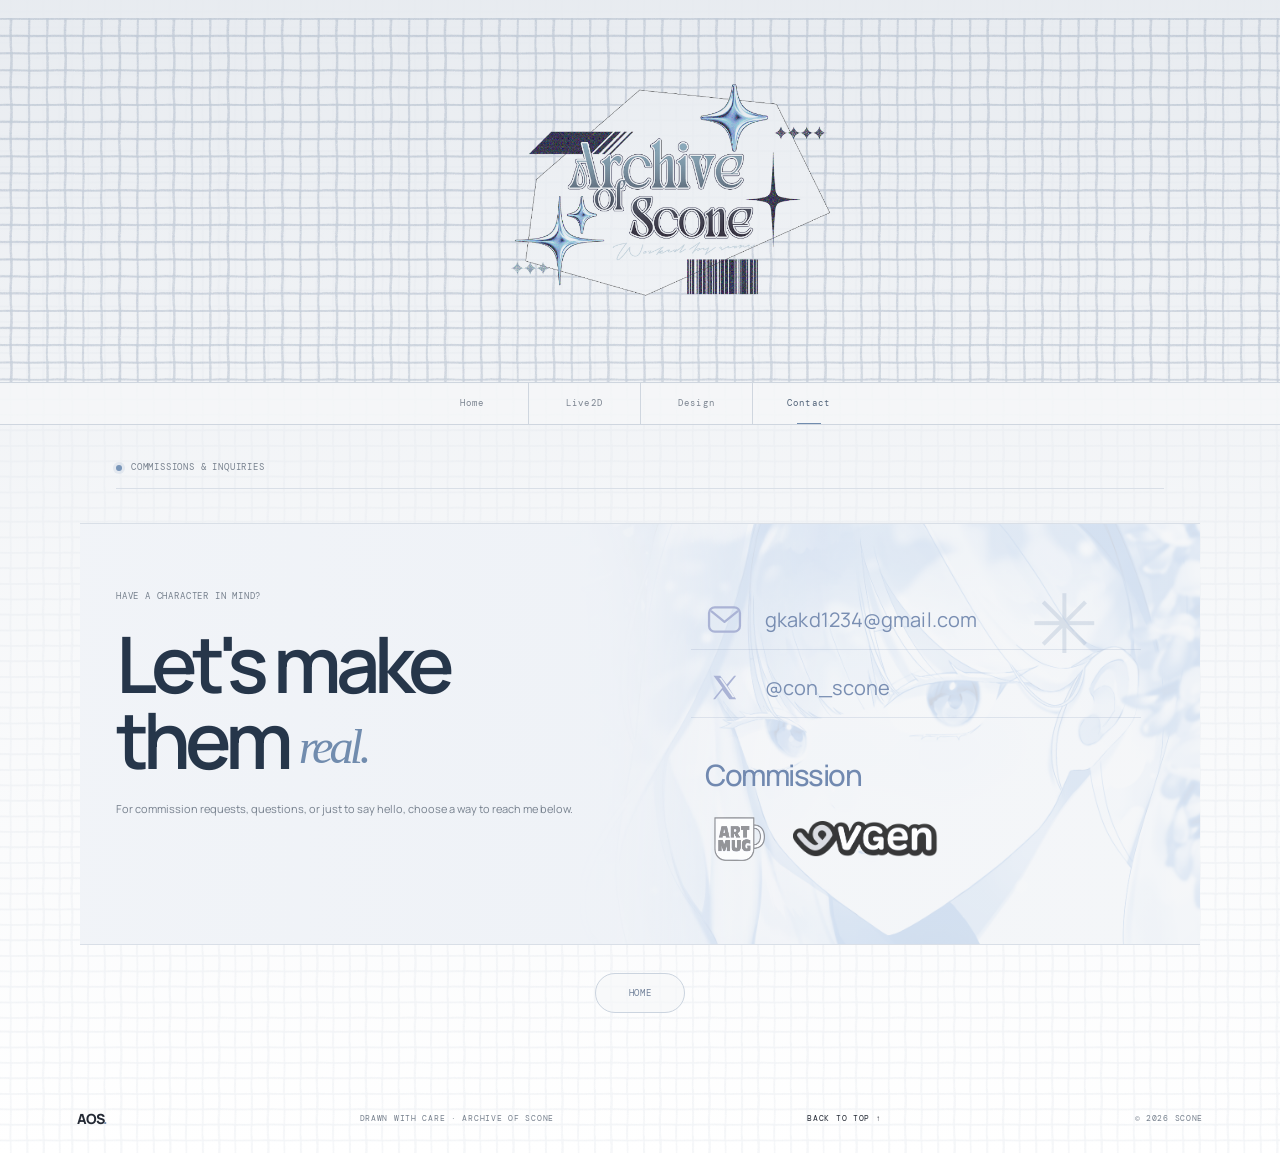
<file: contact.html>
<!doctype html>
<html lang="en">
<head>
<meta charset="utf-8"><meta name="viewport" content="width=device-width, initial-scale=1"><meta name="theme-color" content="#f7f8fa">
<meta name="description" content="Contact Scone for VTuber illustration commissions."><title>Contact — Archive of Scone</title>
<link rel="preconnect" href="https://fonts.googleapis.com"><link rel="preconnect" href="https://fonts.gstatic.com" crossorigin><link href="https://fonts.googleapis.com/css2?family=DM+Mono:wght@400;500&family=Manrope:wght@400;500;600;700;800&display=swap" rel="stylesheet"><link rel="stylesheet" href="style.css"><script src="pointer-glow.js" defer></script>
</head>
<body>
<main class="contact-page">
  <section class="contact-brand" aria-label="Archive of Scone"><img src="assets/archive-of-scone-logo.jpg" alt="Archive of Scone — VTuber illustration"><nav class="site-nav thin-nav" aria-label="Main menu"><a href="home.html">Home</a><a href="index.html#archive">Live2D</a><a href="design.html">Design</a><a class="current" href="contact.html" aria-current="page">Contact</a></nav></section>
  <div class="contact-page-top"><p class="eyebrow"><span class="status-dot"></span> COMMISSIONS &amp; INQUIRIES</p></div>
  <section class="contact-section" id="contact">
    <div class="contact-decoration">✳</div>
    <div class="contact-copy"><p class="eyebrow">HAVE A CHARACTER IN MIND?</p><h1>Let's make<br>them <em>real.</em></h1><p class="contact-note">For commission requests, questions, or just to say hello, choose a way to reach me below.</p></div>
    <div class="contact-methods">
      <a class="contact-method" href="mailto:gkakd1234@gmail.com"><svg class="contact-icon" viewBox="0 0 48 48" aria-hidden="true"><rect x="5" y="9" width="38" height="30" rx="7"></rect><path d="m8 14 16 13 16-13"></path></svg><span>gkakd1234@gmail.com</span></a>
      <a class="contact-method" href="https://x.com/con_scone" target="_blank" rel="noreferrer"><svg class="contact-icon x-icon" viewBox="0 0 48 48" aria-hidden="true"><path d="M8 7h9.8l9.4 12.6L38 7h3L28.8 22l12.1 19H31l-10-13.5L10.4 41h-3l13.4-16.6L8 7Zm8.3 3 19.5 28h3L19.3 10h-3Z"></path></svg><span>@con_scone</span></a>
      <div class="contact-commission"><h2>Commission</h2><div class="commission-logos"><a href="https://artmug.kr/index.php?channel=view&amp;uid=61100" target="_blank" rel="noopener noreferrer" aria-label="Visit Scone on Artmug"><img class="brand-logo artmug-logo" src="assets/artmug-logo.png" alt="Artmug"></a><a href="https://vgen.co/scone_milktea" target="_blank" rel="noopener noreferrer" aria-label="Visit Scone on VGen"><img class="brand-logo vgen-logo" src="assets/vgen-logo.png" alt="VGen"></a></div></div>
    </div>
  </section>
  <a class="back-samples" href="home.html">HOME</a>
</main>
<footer><a class="footer-logo" href="index.html">AOS<span>.</span></a><span>DRAWN WITH CARE · ARCHIVE OF SCONE</span><a href="#contact">BACK TO TOP ↑</a><span>© 2026 SCONE</span></footer>
</body></html>
</file>
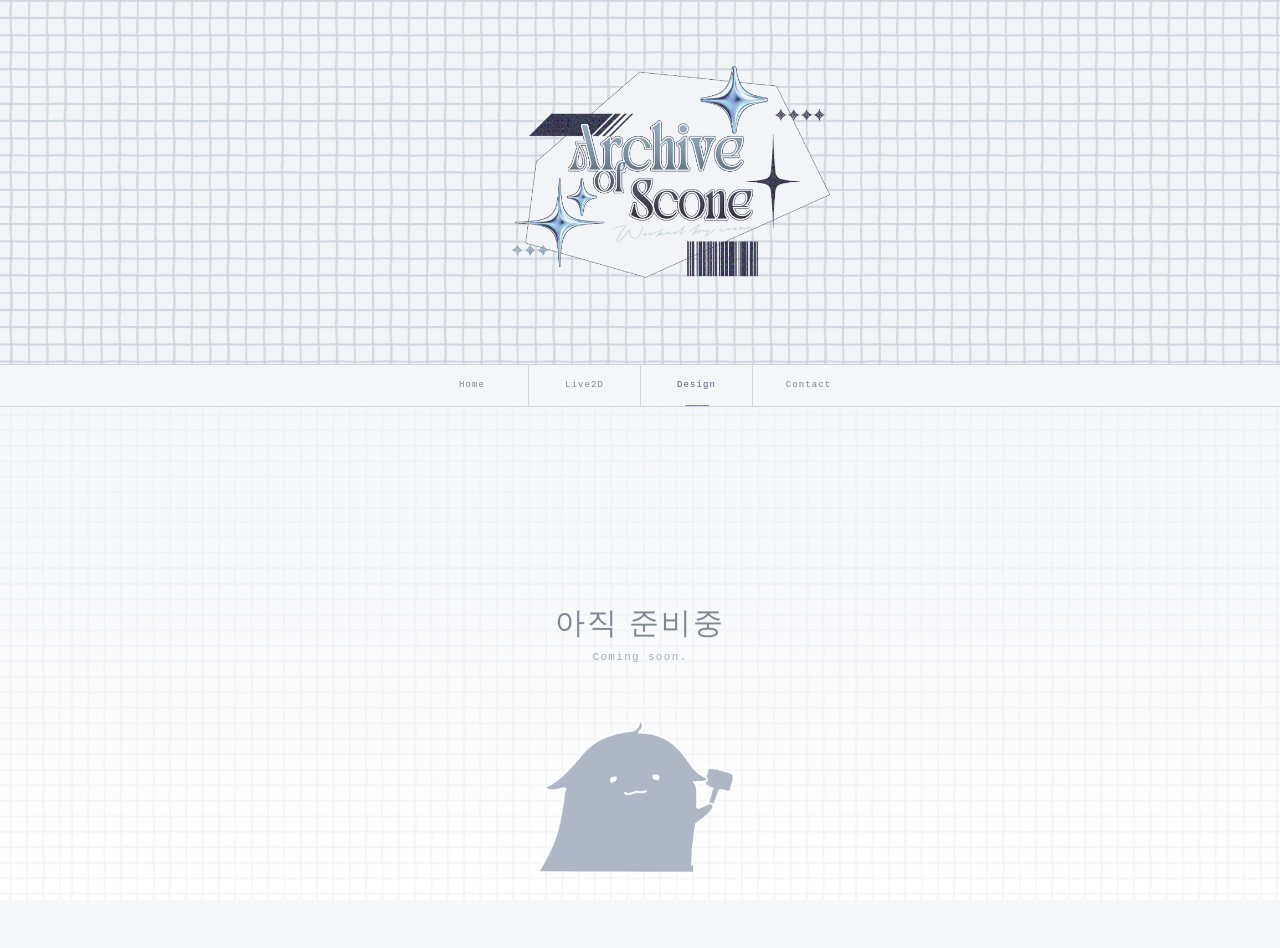
<file: design.html>
<!doctype html>
<html lang="ko">
<head>
<meta charset="utf-8"><meta name="viewport" content="width=device-width, initial-scale=1"><meta name="theme-color" content="#f7f8fa">
<title>Design — Archive of Scone</title><link rel="stylesheet" href="style.css"><script src="pointer-glow.js" defer></script>
</head>
<body class="design-page">
<section class="home-brand" aria-label="Archive of Scone"><img src="assets/archive-of-scone-logo.jpg" alt="Archive of Scone"><nav class="site-nav thin-nav" aria-label="Main menu"><a href="home.html">Home</a><a href="index.html#archive">Live2D</a><a class="current" href="design.html" aria-current="page">Design</a><a href="contact.html">Contact</a></nav></section>
<main class="design-coming-soon"><div class="design-coming-content"><h1>아직 준비중</h1><p lang="en">Coming soon.</p><div class="design-hammer" role="img" aria-label="망치를 든 캐릭터 일러스트"><img class="design-coming-image hammer-rest" src="assets/design-hammer-rest.png" alt=""><img class="design-coming-image hammer-hover" src="assets/design-hammer-hover.png" alt=""></div></div></main>
</body></html>
</file>
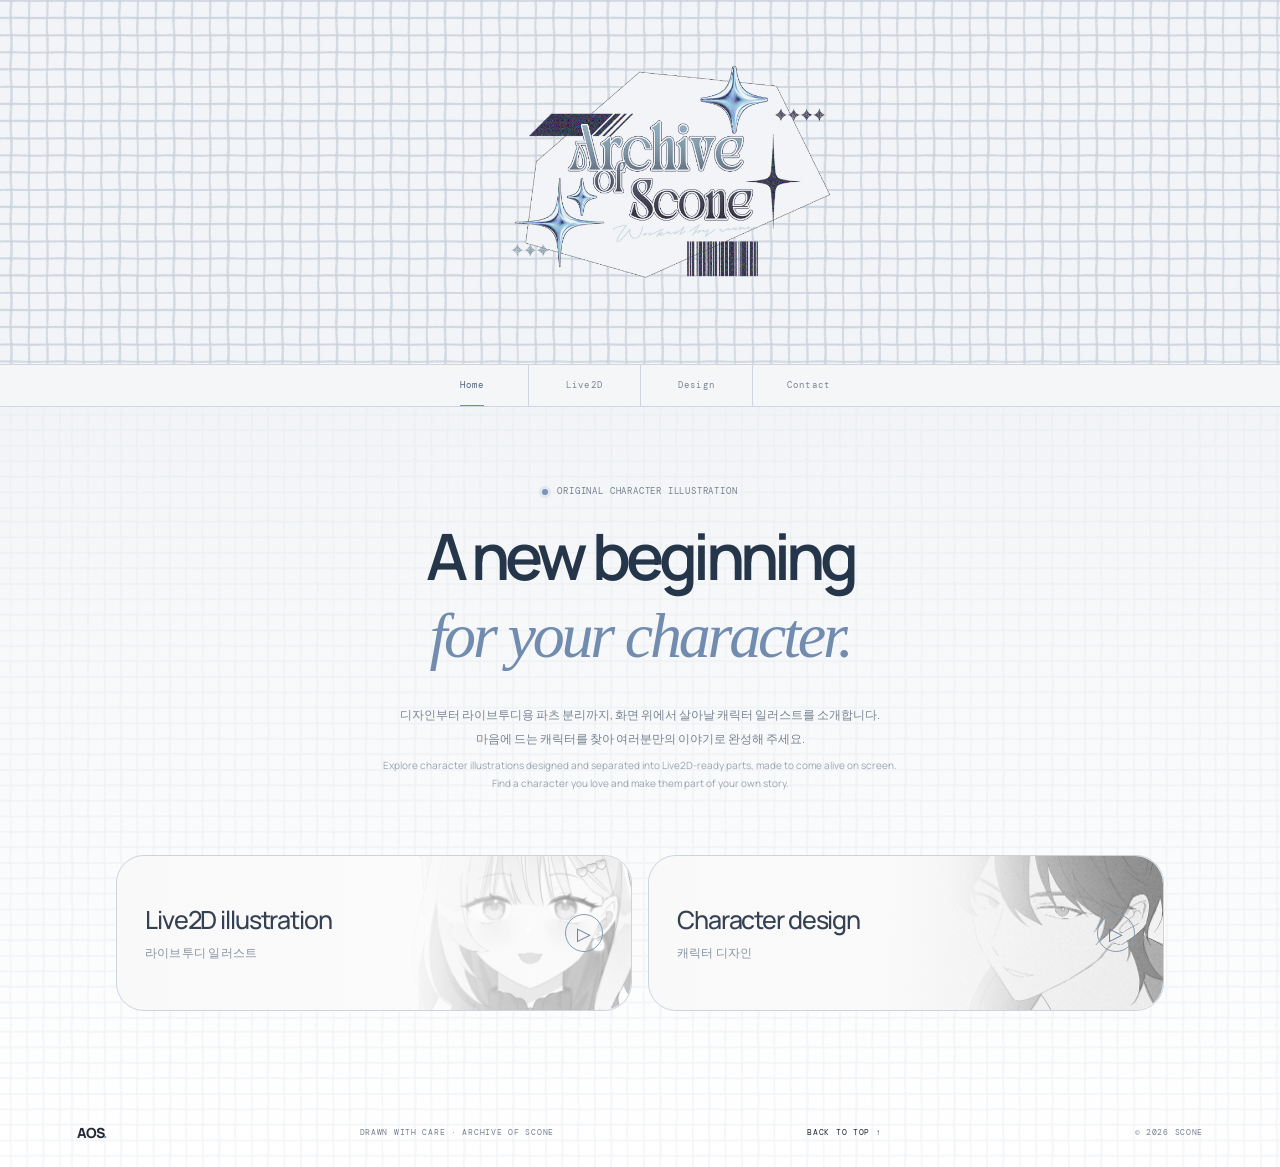
<file: home.html>
<!doctype html>
<html lang="en">
<head>
<meta charset="utf-8"><meta name="viewport" content="width=device-width, initial-scale=1"><meta name="theme-color" content="#f7f8fa">
<meta name="description" content="Archive of Scone — original character and Live2D illustration."><title>Home — Archive of Scone</title>
<link rel="preconnect" href="https://fonts.googleapis.com"><link rel="preconnect" href="https://fonts.gstatic.com" crossorigin><link href="https://fonts.googleapis.com/css2?family=DM+Mono:wght@400;500&family=Manrope:wght@400;500;600;700;800&display=swap" rel="stylesheet"><link rel="stylesheet" href="style.css"><script src="pointer-glow.js" defer></script>
</head>
<body class="home-page">
<section class="home-brand" aria-label="Archive of Scone"><img src="assets/archive-of-scone-logo.jpg" alt="Archive of Scone — VTuber illustration"><nav class="site-nav thin-nav" aria-label="Main menu"><a class="current" href="home.html" aria-current="page">Home</a><a href="index.html#archive">Live2D</a><a href="design.html">Design</a><a href="contact.html">Contact</a></nav></section>
<main class="home-main">
  <section class="home-intro">
    <p class="eyebrow"><span class="status-dot"></span> ORIGINAL CHARACTER ILLUSTRATION</p>
    <h1>A new beginning<br><em>for your character.</em></h1>
    <p class="home-description">디자인부터 라이브투디용 파츠 분리까지, 화면 위에서 살아날 캐릭터 일러스트를 소개합니다.<br>마음에 드는 캐릭터를 찾아 여러분만의 이야기로 완성해 주세요.</p>
    <p class="home-description-en" lang="en">Explore character illustrations designed and separated into Live2D-ready parts, made to come alive on screen.<br>Find a character you love and make them part of your own story.</p>
  </section>
  <section class="home-cards" aria-label="Explore Archive of Scone">
    <a class="home-card" href="index.html#archive"><span class="home-card-copy"><strong>Live2D illustration</strong><span class="home-card-subtitle">라이브투디 일러스트</span></span><span class="home-card-arrow" aria-hidden="true">▷</span></a>
    <a class="home-card" href="design.html"><span class="home-card-copy"><strong>Character design</strong><span class="home-card-subtitle">캐릭터 디자인</span></span><span class="home-card-arrow" aria-hidden="true">▷</span></a>
  </section>
</main>
<footer><a class="footer-logo" href="home.html">AOS<span>.</span></a><span>DRAWN WITH CARE · ARCHIVE OF SCONE</span><a href="home.html">BACK TO TOP ↑</a><span>© 2026 SCONE</span></footer>
</body></html>
</file>
<file: style.css>
:root{--ink:#202b3a;--muted:#7d8998;--blue:#488fe1;--pink:#df8ca4;--line:#dce8f3;--paper:#fbfdff;--mono:"DM Mono",monospace;--sans:"Manrope",sans-serif}
*{box-sizing:border-box}html{scroll-behavior:smooth}body{margin:0;background:var(--paper);color:var(--ink);font-family:var(--sans);-webkit-font-smoothing:antialiased}a{color:inherit;text-decoration:none}button{font:inherit}
.masthead{height:74px;padding:0 6vw;display:flex;align-items:center;justify-content:space-between;border-bottom:1px solid var(--line);position:relative;z-index:2;background:rgba(251,253,255,.92)}.wordmark{font-size:19px;font-weight:800;letter-spacing:-.09em}.wordmark span{color:var(--blue);font-size:15px;padding:0 2px}.masthead-note,.top-contact,.eyebrow,.hero-index,.gallery-meta,.pagination,.contact-links,.contact-number,footer,.dialog-tags,.dialog-inquiry{font-family:var(--mono);letter-spacing:.09em}.masthead-note{font-size:9px;color:var(--muted);display:flex;align-items:center;gap:12px}.masthead-note i{width:4px;height:4px;border-radius:50%;background:var(--pink)}.top-contact{font-size:10px}.top-contact span{color:var(--blue);margin-left:8px;font-size:15px}
.hero{min-height:570px;position:relative;overflow:hidden;display:grid;place-items:center;background:linear-gradient(90deg,transparent 49.9%,rgba(72,143,225,.09) 50%,transparent 50.1%),linear-gradient(0deg,transparent 49.9%,rgba(72,143,225,.09) 50%,transparent 50.1%),var(--paper);background-size:38px 38px}.hero:before{content:"";position:absolute;inset:13% 6%;border:1px solid rgba(72,143,225,.26)}.hero:after{content:"";position:absolute;inset:15% 7.5%;border:1px solid rgba(72,143,225,.14)}.hero-grid{position:absolute;inset:0;background:radial-gradient(ellipse at center,rgba(251,253,255,.98) 7%,rgba(251,253,255,.92) 42%,rgba(251,253,255,.15) 83%)}.hero-copy{position:relative;z-index:1;text-align:center;padding:72px 24px 65px}.eyebrow{font-size:9px;line-height:1.5;color:var(--muted);display:flex;align-items:center;gap:9px;margin:0 0 20px}.hero-copy>.eyebrow{justify-content:center}.status-dot{display:inline-block;width:6px;height:6px;background:var(--blue);border-radius:50%;box-shadow:0 0 0 3px #488fe11f}h1{font-weight:600;font-size:clamp(76px,12vw,150px);line-height:.83;letter-spacing:-.095em;margin:0;color:#26364a}h1 em{font-family:Georgia,serif;font-size:.62em;font-weight:400;letter-spacing:-.08em;color:var(--blue);vertical-align:.12em}.period{color:var(--blue)}.hero-bottom{display:flex;align-items:flex-end;justify-content:center;gap:47px;margin-top:33px}.subtitle{font-family:Georgia,serif;font-size:18px;font-style:italic;color:var(--blue);margin:0}.hero-description{text-align:left;color:var(--muted);font-size:11px;line-height:1.8;margin:0}.spark{position:absolute;z-index:1;color:var(--blue);font-size:32px}.spark-one{top:21%;left:15%}.spark-two{bottom:19%;right:14%;color:var(--pink);font-size:24px}.hero-index{position:absolute;z-index:1;left:7%;bottom:8%;font-size:9px;color:var(--muted)}.hero-index span{color:var(--blue)}.hero-rule{position:absolute;bottom:0;left:6%;right:6%;height:2px;background:linear-gradient(90deg,var(--blue) 0 12%,transparent 12% 88%,var(--pink) 88%)}
.gallery-section{max-width:1120px;margin:auto;padding:106px 36px 112px}.section-heading{display:flex;justify-content:space-between;align-items:flex-end;margin-bottom:43px}.section-heading .eyebrow{margin-bottom:12px}.heading-line{height:1px;width:35px;background:var(--blue);margin-left:4px}.section-heading h2,.contact-copy h2{font-size:clamp(38px,6vw,62px);letter-spacing:-.075em;line-height:1;margin:0;font-weight:600}.section-aside{color:var(--muted);font-size:11px;line-height:1.8;margin:0 0 3px}.gallery-meta{border-top:1px solid var(--line);padding:13px 0;margin-bottom:17px;display:flex;justify-content:space-between;color:var(--muted);font-size:8px}.gallery-meta>span:first-child{display:flex;align-items:center;gap:9px}.gallery-meta .status-dot{width:5px;height:5px}.gallery-meta b{color:var(--blue);font-size:13px;margin-left:6px}
.gallery-grid{display:grid;grid-template-columns:repeat(3,minmax(0,1fr));gap:24px}.art-card{border:0;padding:0;background:transparent;text-align:left;color:inherit;cursor:pointer;min-width:0}.art-thumb{position:relative;display:block;width:100%;aspect-ratio:1/1;overflow:hidden;background:#eff6fd;border:1px solid var(--line)}.art-thumb img{width:100%;height:100%;object-fit:cover;object-position:center 13%;display:block;transition:transform .55s cubic-bezier(.2,.7,.2,1)}.art-card:nth-child(even) .art-thumb{background:#fbf1f4;border-color:#f0d9e1}.art-card:hover .art-thumb img{transform:scale(1.055)}.thumb-overlay{position:absolute;inset:0;border:7px solid #ffffffa3;transition:border-width .25s}.art-card:hover .thumb-overlay{border-width:11px}.thumb-open{position:absolute;right:13px;bottom:13px;width:32px;height:32px;background:white;border-radius:50%;display:grid;place-items:center;color:var(--blue);font-size:15px;opacity:0;transform:translateY(5px);transition:.25s}.art-card:hover .thumb-open,.art-card:focus-visible .thumb-open{opacity:1;transform:none}.art-card:focus-visible{outline:2px solid var(--blue);outline-offset:5px}.art-caption{display:flex;justify-content:space-between;align-items:center;padding:13px 1px 0}.art-name{font-size:14px;font-weight:600;letter-spacing:-.02em}.art-no{font:9px var(--mono);color:var(--muted)}.art-kind{font:8px var(--mono);letter-spacing:.1em;color:var(--blue);margin-top:5px}.empty-state{grid-column:1/-1;border:1px dashed var(--line);padding:65px 20px;text-align:center;color:var(--muted);font-size:13px}
.pagination{display:flex;align-items:center;justify-content:center;gap:8px;margin-top:48px;position:relative}.page-arrow,.page-number{width:36px;height:36px;border:1px solid var(--line);background:transparent;color:var(--ink);cursor:pointer;transition:.2s}.page-arrow{font-size:15px}.page-arrow:hover,.page-number:hover{border-color:var(--blue);color:var(--blue)}.page-arrow:disabled{opacity:.32;cursor:default}.page-number{font:10px var(--mono)}.page-number.active{background:var(--ink);border-color:var(--ink);color:white}.page-caption{position:absolute;right:0;font-size:8px;color:var(--muted)}
.contact-section{background:#f0f6fc;border-top:1px solid var(--line);border-bottom:1px solid var(--line);position:relative;overflow:hidden;display:grid;grid-template-columns:1fr 1fr;gap:8vw;padding:82px max(7vw,calc((100vw - 1048px)/2)) 88px}.contact-decoration{position:absolute;right:9%;top:42px;color:#488fe130;font-size:82px}.contact-copy{position:relative;z-index:1}.contact-copy .eyebrow{margin-bottom:21px}.contact-copy h2{font-size:clamp(45px,7vw,72px)}.contact-copy h2 em{font-family:Georgia,serif;color:var(--blue);font-weight:400}.contact-note{font-size:11px;line-height:1.9;color:var(--muted);margin:21px 0 0}.contact-links{align-self:end}.contact-links a{display:grid;grid-template-columns:32px 105px 1fr 20px;align-items:center;padding:17px 0;border-bottom:1px solid #d8e4ef;font-size:9px;transition:color .2s}.contact-links a:first-child{border-top:1px solid #d8e4ef}.contact-links a:hover{color:var(--blue)}.contact-number{font-size:8px;color:#9aa8b8}.contact-name{font-weight:500}.contact-value{color:#7d8998;font-size:8px;letter-spacing:.04em}.contact-arrow{justify-self:end;font:15px var(--sans);color:var(--blue)}
footer{min-height:70px;padding:0 6vw;display:flex;align-items:center;justify-content:space-between;color:var(--muted);font-size:8px}footer .footer-logo{font:800 14px var(--sans);letter-spacing:-.08em;color:var(--ink)}.footer-logo span{color:var(--blue)}footer>a:not(.footer-logo){color:var(--ink)}
.art-dialog{width:min(900px,calc(100vw - 34px));max-width:none;max-height:calc(100dvh - 34px);padding:0;border:1px solid var(--line);background:var(--paper);color:var(--ink);grid-template-columns:minmax(0,1.15fr) minmax(250px,.85fr);overflow:visible}.art-dialog[open]{display:grid;animation:dialog-in .25s ease-out}.art-dialog::backdrop{background:#152130ad;backdrop-filter:blur(4px)}@keyframes dialog-in{from{opacity:0;transform:translateY(8px) scale(.99)}to{opacity:1;transform:none}}.dialog-image-wrap{min-height:0;height:min(78vh,720px);background:#f2f7fc;overflow:hidden}.dialog-image-wrap img{width:100%;height:100%;object-fit:contain;display:block}.dialog-info{padding:clamp(27px,5vw,56px) clamp(22px,4vw,42px);display:flex;flex-direction:column;align-items:flex-start;justify-content:center}.dialog-info .eyebrow{color:var(--blue);margin-bottom:17px}.dialog-info h2{font-size:clamp(30px,5vw,47px);letter-spacing:-.07em;line-height:1.03;margin:0;font-weight:600}.dialog-info>p:not(.eyebrow){font-size:12px;line-height:1.8;color:var(--muted);margin:15px 0 22px}.dialog-tags{display:flex;flex-wrap:wrap;gap:7px}.dialog-tags span{border:1px solid var(--line);padding:7px 9px;color:var(--muted);font-size:8px}.dialog-inquiry{display:flex;justify-content:space-between;align-items:center;width:100%;margin-top:35px;padding:13px 0;border-top:1px solid var(--line);font-size:8px}.dialog-inquiry span{color:var(--blue);font-size:15px}.dialog-close,.dialog-step{position:absolute;z-index:2;width:34px;height:34px;border:1px solid var(--line);background:var(--paper);cursor:pointer;color:var(--ink)}.dialog-close{top:-12px;right:-12px;border-radius:50%;font-size:20px}.dialog-step{top:50%;font-size:17px}.dialog-prev{left:-17px}.dialog-next{right:-17px}.dialog-step:hover,.dialog-close:hover{color:var(--blue);border-color:var(--blue)}
@media(max-width:700px){.masthead{height:62px;padding:0 20px}.masthead-note{display:none}.hero{min-height:500px;background-size:30px 30px}.hero:before{inset:10% 4%}.hero:after{inset:12% 6%}.hero-copy{padding:60px 15px}.hero-bottom{gap:20px}.hero-description{font-size:10px}.spark-one{left:9%;top:19%}.spark-two{right:8%;bottom:17%}.hero-index{left:6%;bottom:6%}.gallery-section{padding:75px 20px 83px}.gallery-grid{gap:22px 13px}.art-name{font-size:12px}.section-aside{font-size:10px}.gallery-meta{font-size:7px}.contact-section{grid-template-columns:1fr;gap:39px;padding:64px 24px 67px}.contact-decoration{right:8%;top:24px;font-size:60px}.contact-links a{grid-template-columns:27px 82px 1fr 18px}.art-dialog{grid-template-columns:1fr;grid-template-rows:minmax(0,1fr) auto;max-height:calc(100dvh - 24px);height:min(92dvh,850px);width:calc(100vw - 24px)}.dialog-image-wrap{height:auto;min-height:0}.dialog-info{padding:20px 24px 23px}.dialog-info .eyebrow{margin-bottom:9px}.dialog-info h2{font-size:30px}.dialog-info>p:not(.eyebrow){margin:9px 0 13px;font-size:11px}.dialog-tags span{padding:5px 8px}.dialog-inquiry{margin-top:16px;padding-top:10px}.dialog-step{top:37%;background:#fbfdffe8}footer{padding:0 20px;font-size:7px}footer>span:nth-child(2){display:none}.page-caption{display:none}}
@media(max-width:430px){.gallery-grid{grid-template-columns:repeat(2,minmax(0,1fr));gap:22px 12px}.section-heading{align-items:flex-end}.section-aside{max-width:105px}.contact-links a{grid-template-columns:24px 71px 1fr 16px;font-size:8px}.contact-value{font-size:7px}}
@media(prefers-reduced-motion:reduce){*,*::before,*::after{scroll-behavior:auto!important;animation-duration:.01ms!important;transition-duration:.01ms!important}}
:root{--ink:#252b36;--muted:#77818e;--blue:#718cae;--pink:#b0b8c5;--line:#d9dfe7;--paper:#f7f8fa}
body{background-color:var(--paper)}
.masthead{background:rgba(247,248,250,.7)}
.masthead{justify-content:flex-end}
.wordmark span,.top-contact span,.contact-copy h2 em,.contact-arrow,.dialog-inquiry span{color:var(--blue)}
.masthead-note i{background:#9aa8ba}
.hero{min-height:0;background:#f2f4f7}
.hero-grid{background:linear-gradient(90deg,transparent 49.9%,rgba(99,119,145,.055) 50%,transparent 50.1%),linear-gradient(0deg,transparent 49.9%,rgba(99,119,145,.055) 50%,transparent 50.1%);background-size:36px 36px}
.hero:before{inset:10% 4%;border-color:rgba(113,140,174,.2)}
.hero:after{inset:12% 5%;border-color:rgba(113,140,174,.12)}
.hero-copy{width:min(100%,1160px);padding:14px 22px 58px}
.hero-copy>.eyebrow{justify-content:center;color:#7a8492;margin:0}
.hero-logo{display:block;width:100%;height:auto;margin:0 auto;mix-blend-mode:multiply}
.hero-bottom{margin-top:-10px;position:relative;z-index:1}
.subtitle{color:#687f9e}
.hero-rule{background:linear-gradient(90deg,#7895b8 0 12%,transparent 12% 88%,#aeb8c6 88%)}
.spark{color:#7895b8;text-shadow:0 0 12px #fff}
.spark-two{color:#9daabe}
.status-dot{background:#7895b8;box-shadow:0 0 0 3px rgba(120,149,184,.13)}
.heading-line{background:#7895b8}
.art-thumb{background:#edf1f6;border-color:#d9dfe7}
.art-card:nth-child(even) .art-thumb{background:#f0f1f4;border-color:#d9dfe7}
.art-kind{color:#7088a7}
.contact-section{background:#eceff3}
.contact-decoration{color:rgba(113,140,174,.2)}
.dialog-image-wrap{background:#eef1f5}
.art-dialog{background:#f9fafb}
.visually-hidden{position:absolute;width:1px;height:1px;padding:0;margin:-1px;overflow:hidden;clip:rect(0,0,0,0);white-space:nowrap;border:0}
@media(max-width:700px){.hero-copy{padding:18px 10px 49px}.hero-bottom{margin-top:-6px}.hero-logo{width:110%}}
.site-nav{display:flex;align-items:center;gap:31px;font:9px var(--mono);letter-spacing:.12em}.site-nav a{color:#7b8490;transition:color .2s}.site-nav a:hover,.site-nav a.current{color:var(--ink)}.site-nav a.current:before{content:"";display:inline-block;width:5px;height:5px;border-radius:50%;background:var(--blue);margin:0 9px 1px 0}.site-nav span{color:var(--blue);font-size:13px;margin-left:4px}
.contact-page{max-width:1120px;min-height:calc(100vh - 144px);margin:auto;padding:62px 36px 70px;display:flex;flex-direction:column;justify-content:center}.contact-page-top{display:flex;justify-content:space-between;align-items:center;border-bottom:1px solid var(--line);padding-bottom:14px;margin-bottom:34px}.contact-page-top .eyebrow{margin:0}.contact-page-index{font:9px var(--mono);letter-spacing:.1em;color:var(--muted)}.contact-page .contact-section{margin:0 -36px;padding:66px 36px 74px;min-height:380px}.contact-page .contact-copy h1{font-size:clamp(49px,7vw,78px);font-weight:600;letter-spacing:-.075em;line-height:.98;margin:0}.back-samples{align-self:flex-start;margin-top:28px;font:9px var(--mono);letter-spacing:.08em;color:var(--muted);transition:color .2s}.back-samples:hover{color:var(--blue)}
@media(max-width:700px){.site-nav{gap:19px;font-size:8px}.contact-page{padding:45px 20px 55px;min-height:calc(100vh - 132px)}.contact-page .contact-section{margin:0 -20px;padding:52px 24px 59px;min-height:0}.contact-page-top{margin-bottom:26px}.contact-page .contact-copy h1{font-size:58px}}
.sample-page .masthead{display:none}
.sample-page .hero{padding-top:0}
.sample-page .hero-copy{width:100%;max-width:none;padding:0 0 58px}
.sample-page .hero-copy>.eyebrow{display:none}
.sample-page .hero-logo{width:100vw;max-width:none;margin:0 calc(50% - 50vw);mix-blend-mode:multiply}
.thin-nav{height:43px;width:100%;justify-content:center;gap:0;border-top:1px solid #cfd6df;border-bottom:1px solid #cfd6df;font-size:9px;background:rgba(247,248,250,.7)}
.thin-nav a{height:100%;min-width:112px;display:flex;align-items:center;justify-content:center}
.thin-nav a+a{border-left:1px solid #cfd6df}
.thin-nav a.current:before{display:none}
.thin-nav a.current{color:#4f6177}
.thin-nav a.current:after{content:"";position:absolute;width:24px;height:1px;background:#718cae;bottom:0}
.thin-nav a{position:relative}
.contact-brand{width:100vw;margin:0 calc(50% - 50vw) 36px}
.contact-brand>img{display:block;width:100%;height:auto;mix-blend-mode:multiply}
.contact-page{padding-top:18px}
@media(max-width:700px){.sample-page .hero-copy{padding-bottom:49px}.thin-nav{height:40px}.thin-nav a{min-width:100px}.contact-brand{margin-bottom:25px}}
.sample-page .hero-copy{padding-bottom:0}
.section-heading h2{font-size:clamp(32px,5vw,52px)}
.heading-translation{display:inline-block;margin-left:14px;font-size:.5em;font-weight:400;letter-spacing:.01em;color:#9ca5b1;vertical-align:.14em}
@media(max-width:520px){.section-heading h2{font-size:clamp(27px,7vw,36px)}.heading-translation{margin-left:8px;font-size:.48em}}
.sample-page .hero:before,.sample-page .hero:after{display:none}
.gallery-meta[aria-hidden="true"]{height:40px;padding:0;margin-bottom:17px}
.dialog-image-wrap{cursor:zoom-in;touch-action:pan-y}
.dialog-image-wrap img{transform:scale(1);transform-origin:50% 50%;transition:transform .12s ease-out;will-change:transform}
.dialog-image-wrap.is-zoomed{cursor:zoom-out}
.dialog-image-wrap.is-zoomed img{transform:scale(2.35)}
@media(hover:none){.dialog-image-wrap img{transition:transform .2s ease}}
.purchase-guide{margin:34px 0 0;padding:23px 27px 25px;background:linear-gradient(135deg,#f0f3f7,#f7f8fa);border:1px solid #dfe4eb}
.revision-guide{margin-top:18px;border-radius:20px;background:linear-gradient(145deg,rgba(251,252,254,.7),rgba(238,242,247,.7));border-color:#cbd5e2;box-shadow:0 8px 24px rgba(70,91,120,.07)}
.revision-guide .guide-list{grid-template-columns:1fr}
.revision-guide .guide-list li:nth-last-child(-n+2){border-bottom:1px solid #e1e5eb;padding-bottom:13px}
.revision-guide .guide-list li:last-child{border-bottom:0;padding-bottom:0}
.guide-heading{display:flex;align-items:center;gap:13px;padding-bottom:17px;border-bottom:1px solid #d9dfe7}
.guide-mark{font-size:21px;color:#8197b2}
.guide-heading .eyebrow{margin:0 0 4px;font-size:8px;letter-spacing:.13em}
.guide-heading h3{margin:0;font-size:17px;font-weight:600;letter-spacing:-.03em}
.guide-heading h3 span{margin-left:8px;font:9px var(--mono);letter-spacing:.1em;color:#929ba7}
.guide-list{list-style:none;padding:0;margin:0;display:grid;grid-template-columns:1fr 1fr;column-gap:30px}
.guide-list li{display:grid;grid-template-columns:26px 1fr;gap:10px;padding:17px 0 13px;border-bottom:1px solid #e1e5eb}
.guide-list li:nth-last-child(-n+2){border-bottom:0;padding-bottom:0}
.guide-number{font:9px var(--mono);color:#8095af;padding-top:2px}
.guide-list p{margin:0;font-size:12px;line-height:1.65;color:#354052}
.guide-list p[lang="en"]{margin-top:5px;font-size:10px;line-height:1.6;color:#8a94a2}
@media(max-width:700px){.purchase-guide{margin-top:26px;padding:19px 17px 20px}.revision-guide{margin-top:12px}.guide-list{grid-template-columns:1fr}.guide-list li:nth-last-child(-n+2){border-bottom:1px solid #e1e5eb;padding-bottom:13px}.guide-list li:last-child{border-bottom:0;padding-bottom:0}.guide-list li{padding:14px 0 12px}.guide-list p{font-size:11px}.guide-list p[lang="en"]{font-size:9px}.guide-heading h3{font-size:15px}.guide-heading h3 span{display:block;margin:5px 0 0}}
.policy-guides{display:grid;grid-template-columns:1fr 1fr;align-items:start;gap:18px;margin-top:18px}
.policy-card{margin:0;min-width:0}
.policy-card>summary{list-style:none;cursor:pointer}
.policy-card>summary::-webkit-details-marker{display:none}
.policy-card>summary::after{content:"+";margin-left:auto;font:20px var(--sans);font-weight:300;color:#8197b2;transition:transform .2s}
.policy-card[open]>summary::after{content:"−"}
.policy-card>summary:hover h3{color:#7189a8}
.policy-content{padding-top:5px}
.policy-section{padding:15px 0 13px;border-bottom:1px solid rgba(211,219,230,.8)}
.policy-section:last-child{padding-bottom:0;border-bottom:0}
.policy-section h4{margin:0 0 9px;font-size:13px;line-height:1.5;font-weight:600;color:#39485b;letter-spacing:-.025em}
.policy-section h4 span{display:block;margin-top:2px;font:8px var(--mono);letter-spacing:.09em;color:#8d99a9}
.policy-section ul{margin:0;padding-left:17px;color:#536174}
.policy-section li{padding:3px 0;font-size:11px;line-height:1.65}
.policy-section li p[lang="en"]{margin:4px 0 2px;font-size:10px;line-height:1.6;color:#8592a3}
.policy-section strong{font-weight:600;color:#39485b}
@media(max-width:700px){.policy-guides{grid-template-columns:1fr;gap:12px;margin-top:12px}.policy-section li{font-size:10px}}
.home-brand{width:100vw;margin:0 calc(50% - 50vw);background:#f2f4f7}
.home-brand>img{display:block;width:100%;height:auto;mix-blend-mode:multiply}
.home-main{max-width:1120px;min-height:calc(100vh - 300px);margin:0 auto;padding:78px 36px 86px}
.home-intro{text-align:center;padding:0 0 63px}
.home-intro>.eyebrow{justify-content:center;margin-bottom:18px}
.home-intro h1{font-size:clamp(38px,6vw,64px);line-height:1.25;letter-spacing:-.075em;font-weight:600}
.home-intro h1 em{font-size:1em;font-family:Georgia,serif;font-weight:400;color:var(--blue);letter-spacing:-.05em}
.home-description{font-size:12px;line-height:2;color:#788391;margin:22px 0 0}
.home-description-en{font-size:10px;line-height:1.8;color:#9aa3af;margin:5px 0 0}
.home-actions{display:flex;justify-content:center;gap:10px;margin-top:28px}
.home-button{min-height:42px;padding:0 18px;border:1px solid #cdd5df;display:inline-flex;align-items:center;gap:22px;font:9px var(--mono);letter-spacing:.04em;color:#58677b;transition:.2s}
.home-button span{font-size:14px;color:var(--blue)}
.home-button:hover{border-color:#8299b6;color:var(--ink);transform:translateY(-1px)}
.home-button.primary{background:#eaf0f6;border-color:#d6dfe9;color:#354459}
.home-cards{display:grid;grid-template-columns:1fr 1fr;gap:16px}
.home-card{min-height:195px;padding:23px 25px;background:linear-gradient(135deg,#f0f3f7,#f8f9fb);border:1px solid #dfe4eb;display:flex;flex-direction:column;align-items:flex-start;transition:transform .2s,border-color .2s}
.home-card:hover{transform:translateY(-3px);border-color:#aebdce}
.home-card-no,.home-card-link{font:8px var(--mono);letter-spacing:.1em;color:#8492a3}
.home-card strong{font-size:29px;line-height:1.08;letter-spacing:-.055em;font-weight:500;color:#303b4b;margin:20px 0}
.home-card-link{margin-top:auto;color:#607895}
@media(max-width:700px){.home-main{min-height:0;padding:55px 20px 65px}.home-intro{padding-bottom:46px}.home-intro h1{font-size:clamp(34px,9vw,50px)}.home-description{font-size:11px}.home-description br,.home-description-en br{display:none}.home-description-en{font-size:9px}.home-actions{flex-wrap:wrap;gap:8px}.home-button{padding:0 13px;gap:12px;font-size:8px}.home-cards{grid-template-columns:1fr;gap:12px}.home-card{min-height:155px;padding:19px 20px}.home-card strong{font-size:26px;margin:14px 0}}
.design-page{min-height:100vh;display:flex;flex-direction:column}
body.design-page{background-size:100% 100vh,100% 100vh,1156px 510px;background-attachment:fixed,fixed,fixed}
.design-coming-soon{flex:1;min-height:320px;display:grid;place-items:center;text-align:center;color:#7f8996;font-size:clamp(20px,3vw,30px);font-weight:500;letter-spacing:.06em}
.design-coming-content{display:flex;flex-direction:column;align-items:center;padding:36px 16px;transform:translateY(104px)}
.design-coming-content h1{font:500 clamp(20px,3vw,30px)/1.3 var(--sans);letter-spacing:.06em;color:#7f8996}
.design-coming-content p{margin:9px 0 0;font:11px var(--mono);letter-spacing:.12em;color:#a2aab4}
.design-hammer{position:relative;width:min(230px,55vw);aspect-ratio:1;margin-top:18px}
.design-coming-image{position:absolute;inset:0;display:block;width:100%;height:100%;object-fit:contain;transition:opacity .18s ease}
.hammer-rest{opacity:1}
.hammer-hover{opacity:0}
.design-hammer:hover .hammer-rest{opacity:0}
.design-hammer:hover .hammer-hover{opacity:1}
.contact-page .contact-section{background-color:#e9eef5;background-image:linear-gradient(90deg,rgba(247,248,250,.56),rgba(247,248,250,.4) 52%,rgba(247,248,250,.5)),url("assets/contact-background.png");background-size:cover;background-position:center center}
@media(max-width:700px){.contact-page .contact-section{background-image:linear-gradient(rgba(247,248,250,.66),rgba(247,248,250,.58)),url("assets/contact-background.png");background-position:62% center}}
.contact-page-top{justify-content:flex-start}
.contact-methods{align-self:center;width:100%;max-width:450px;display:flex;flex-direction:column;gap:8px}
.contact-method{min-height:59px;padding:10px 14px;display:flex;align-items:center;gap:21px;color:#798eb2;font-size:clamp(13px,1.6vw,20px);letter-spacing:.005em;border-bottom:1px solid rgba(151,166,193,.25);transition:background .2s,color .2s}
.contact-method:hover{background:rgba(255,255,255,.38);color:#596f99}
.contact-icon{width:39px;height:39px;flex:0 0 39px;fill:none;stroke:#aab3d5;stroke-width:2.8;stroke-linecap:round;stroke-linejoin:round}
.x-icon{fill:#aab3d5;stroke:none;padding:3px}
.contact-commission{padding:29px 14px 0}
.contact-commission h2{font-size:clamp(23px,2.3vw,30px);font-weight:500;letter-spacing:-.05em;color:#7189b0;margin:0 0 12px}
.commission-logos{display:flex;align-items:center;gap:23px;padding-left:2px}
.commission-logos a{display:flex;align-items:center;justify-content:center;min-height:55px;transition:transform .2s}
.commission-logos a:hover{transform:translateY(-2px)}
.brand-logo{display:block;object-fit:contain;filter:grayscale(1) sepia(.16) hue-rotate(190deg) saturate(.72);opacity:.82}
.artmug-logo{width:63px;height:63px}
.vgen-logo{width:145px;height:54px}
.back-samples{align-self:center;min-width:90px;padding:13px 22px;border:1px solid #cbd4df;border-radius:999px;text-align:center;color:#71819a;background:rgba(247,248,250,.7);transition:.2s}
.back-samples:hover{border-color:#879bb5;color:#445873}
@media(max-width:700px){.contact-methods{max-width:none}.contact-method{gap:14px;min-height:54px}.contact-commission{padding-top:12px}.artmug-logo{width:55px;height:55px}.vgen-logo{width:125px;height:48px}}
.home-page{background-color:#f7f8fa}
.home-main{position:relative;isolation:isolate}
.home-main::before{display:none}
.home-cards{gap:16px}
.home-card{position:relative;min-height:156px;padding:25px 28px;border:1px solid #cbd4df;border-radius:28px;background:rgba(247,248,250,.78);flex-direction:row;align-items:center;justify-content:space-between;gap:14px}
.home-card:hover{transform:translateY(-2px);border-color:#879bb5;background:#edf2f7}
.home-card-copy{display:flex;flex-direction:column;align-items:flex-start;gap:9px}
.home-card strong{font-size:clamp(18px,2.5vw,25px);line-height:1.2;letter-spacing:-.045em;margin:0;color:#354052}
.home-card-subtitle{font-size:12px;color:#8793a2;letter-spacing:.02em}
.home-card-arrow{width:38px;height:38px;flex:0 0 38px;border:1px solid #879bb5;border-radius:50%;display:grid;place-items:center;font-size:18px;color:#687f9e;transition:transform .2s,background .2s,color .2s}
.home-card:hover .home-card-arrow{transform:translateX(3px);background:#718cae;color:white}
@media(max-width:700px){.home-card{min-height:126px;padding:20px 22px;border-radius:23px}.home-card strong{font-size:19px}.home-card-subtitle{font-size:11px}.home-card-arrow{width:34px;height:34px;flex-basis:34px}}
.art-thumb img{object-position:center top;transform-origin:center top;transform:scale(3)}
.art-card:hover .art-thumb img{transform:scale(3.12)}
.art-card:first-child .art-thumb img{object-position:center 5%;transform-origin:48.5% top}
 .art-card:nth-child(2) .art-thumb img{object-position:center 6%}
body,.home-page{background-color:#f7f8fa;background-image:linear-gradient(to bottom,rgba(230,234,239,.92) 0%,rgba(230,234,239,.34) 52%,rgba(230,234,239,0) 100%),linear-gradient(rgba(255,255,255,.7),rgba(255,255,255,.7)),url("assets/bg1.jpg");background-size:100% 100%,100% 100%,1156px 510px;background-repeat:no-repeat,no-repeat,repeat;background-position:center top,center top,center top}
.home-card:first-child{position:relative;isolation:isolate;overflow:hidden;background-image:none;background-color:rgba(247,248,250,.78)}
.home-card:first-child::before{content:"";position:absolute;z-index:-1;inset:0;border-radius:inherit;background-image:linear-gradient(90deg,rgba(247,248,250,.86) 0%,rgba(247,248,250,.72) 42%,rgba(247,248,250,.18) 100%),url("assets/live2d-card.jpg");background-size:cover;background-position:center 48%;filter:grayscale(1);transition:filter .45s ease}
.home-card:first-child:hover::before{filter:grayscale(0)}
.home-card:last-child{position:relative;isolation:isolate;overflow:hidden;background-image:none;background-color:rgba(247,248,250,.78)}
.home-card:last-child::before{content:"";position:absolute;z-index:-1;inset:0;border-radius:inherit;background-image:linear-gradient(90deg,rgba(247,248,250,.86) 0%,rgba(247,248,250,.72) 42%,rgba(247,248,250,.18) 100%),url("assets/design-card.jpg");background-size:cover;background-position:center 48%;filter:grayscale(1);transition:filter .45s ease}
.home-card:last-child:hover::before{filter:grayscale(0)}
body,body *{cursor:url("assets/custom-cursor-small.png") 3 0,auto!important}
body.pointer-glow-enabled::after{content:"";position:fixed;inset:0;z-index:9998;pointer-events:none;opacity:0;background:radial-gradient(circle 50px at var(--pointer-x,-120px) var(--pointer-y,-120px),rgba(126,194,235,.2) 0%,rgba(126,194,235,.1) 45%,transparent 100%);transition:opacity .16s ease}
body.pointer-glow-enabled.pointer-glow-active::after{opacity:1}
</file>
